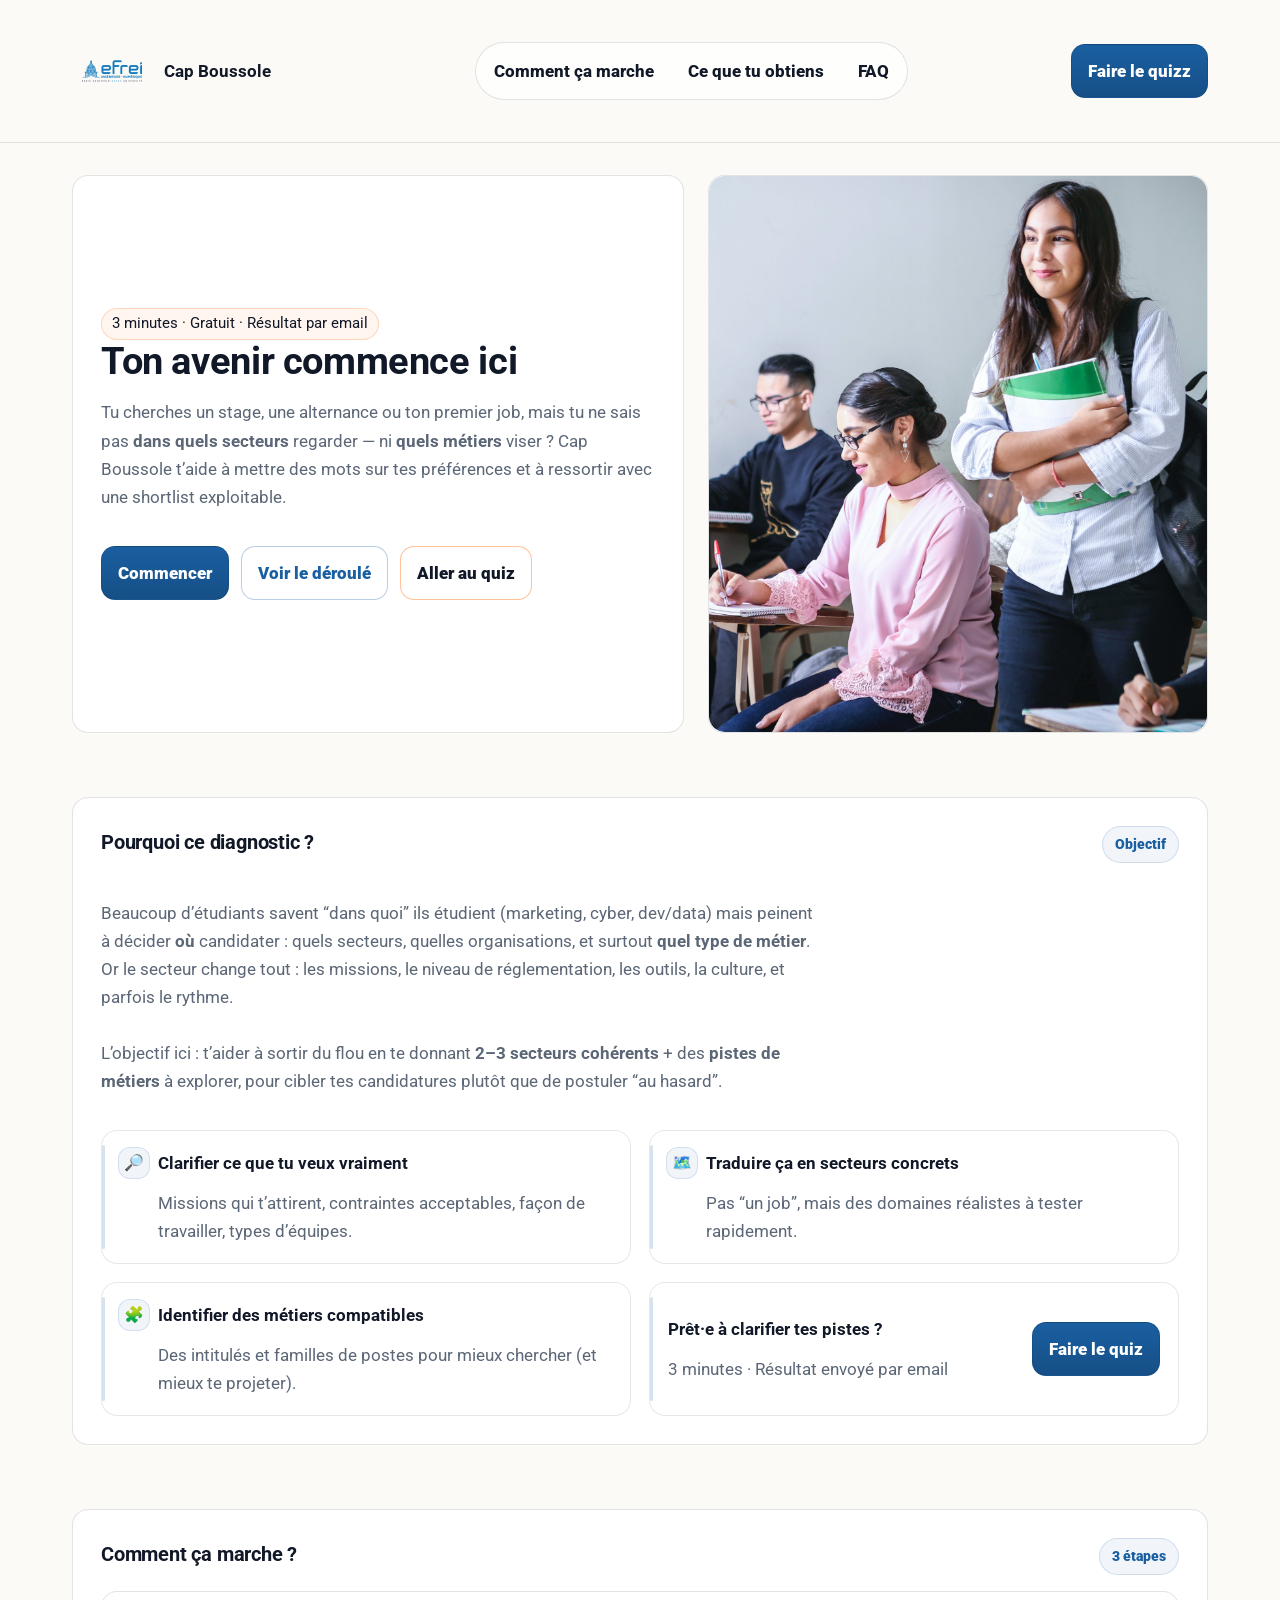
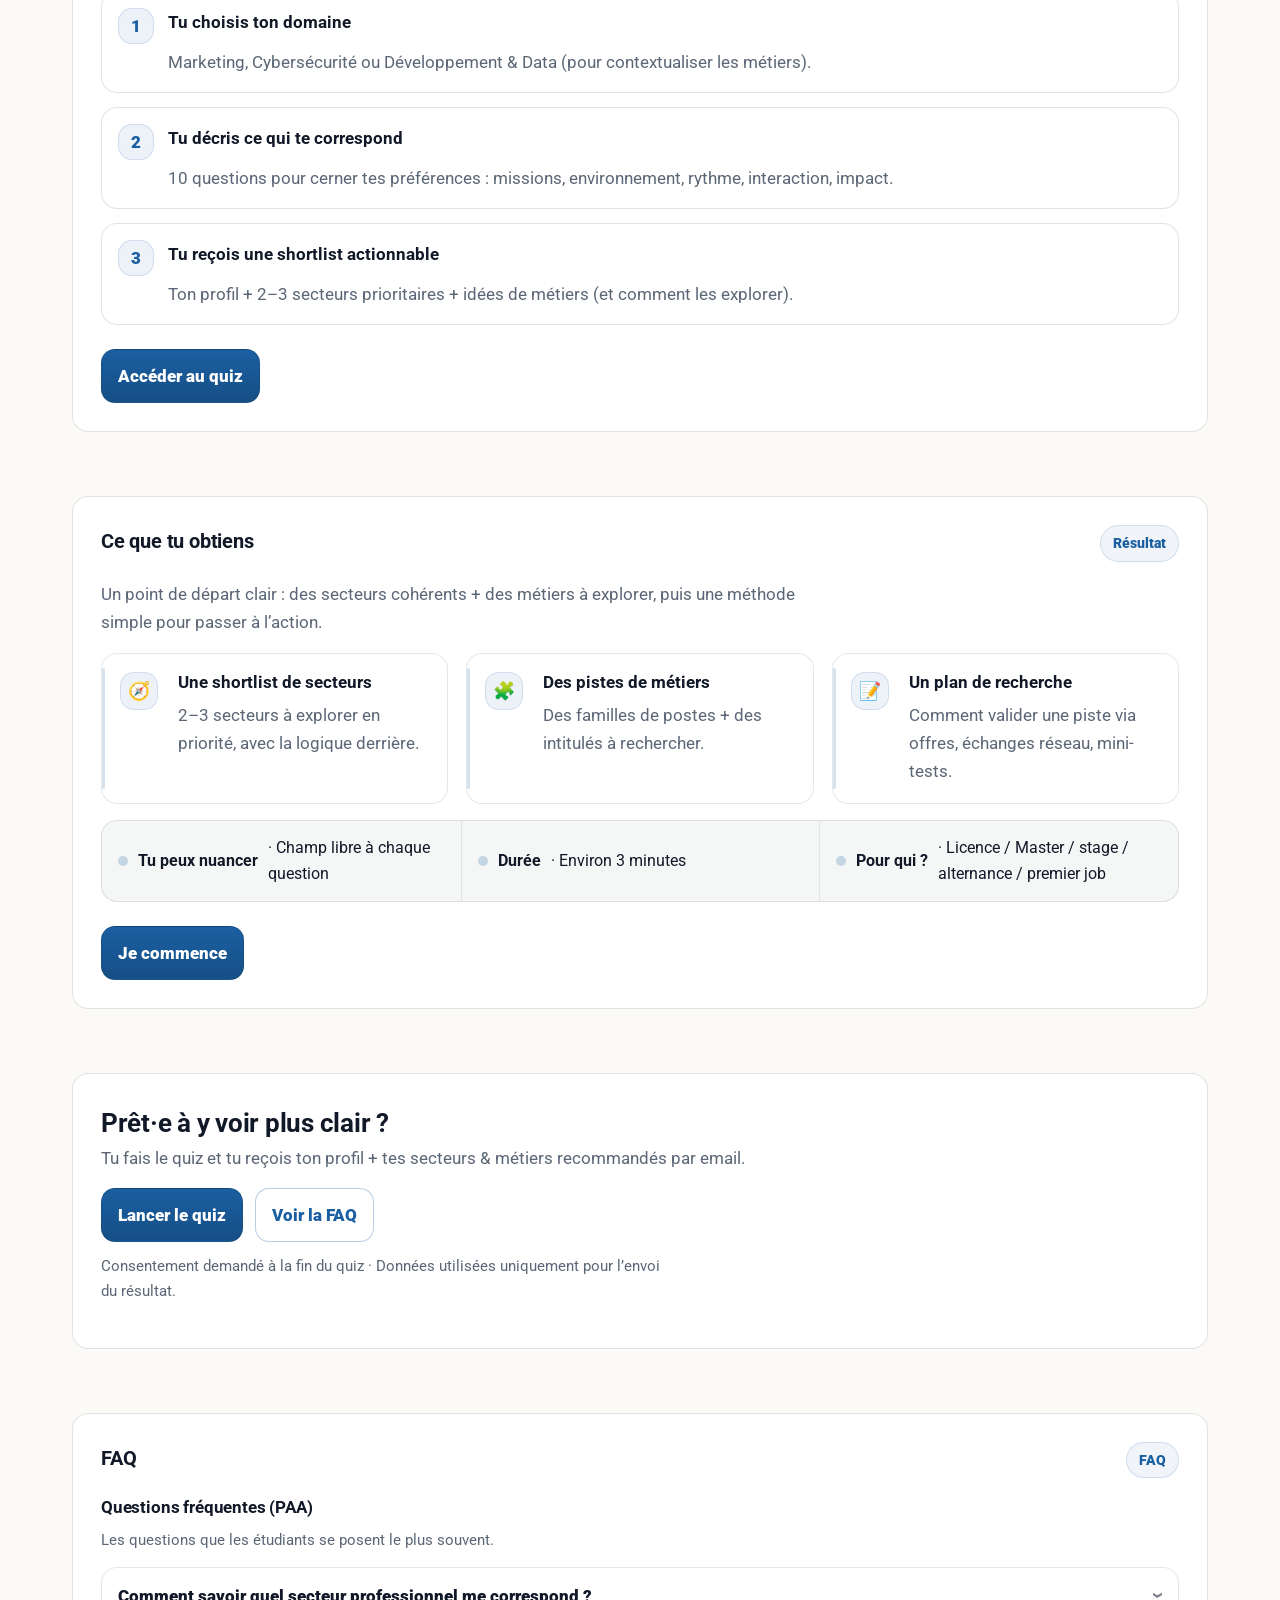
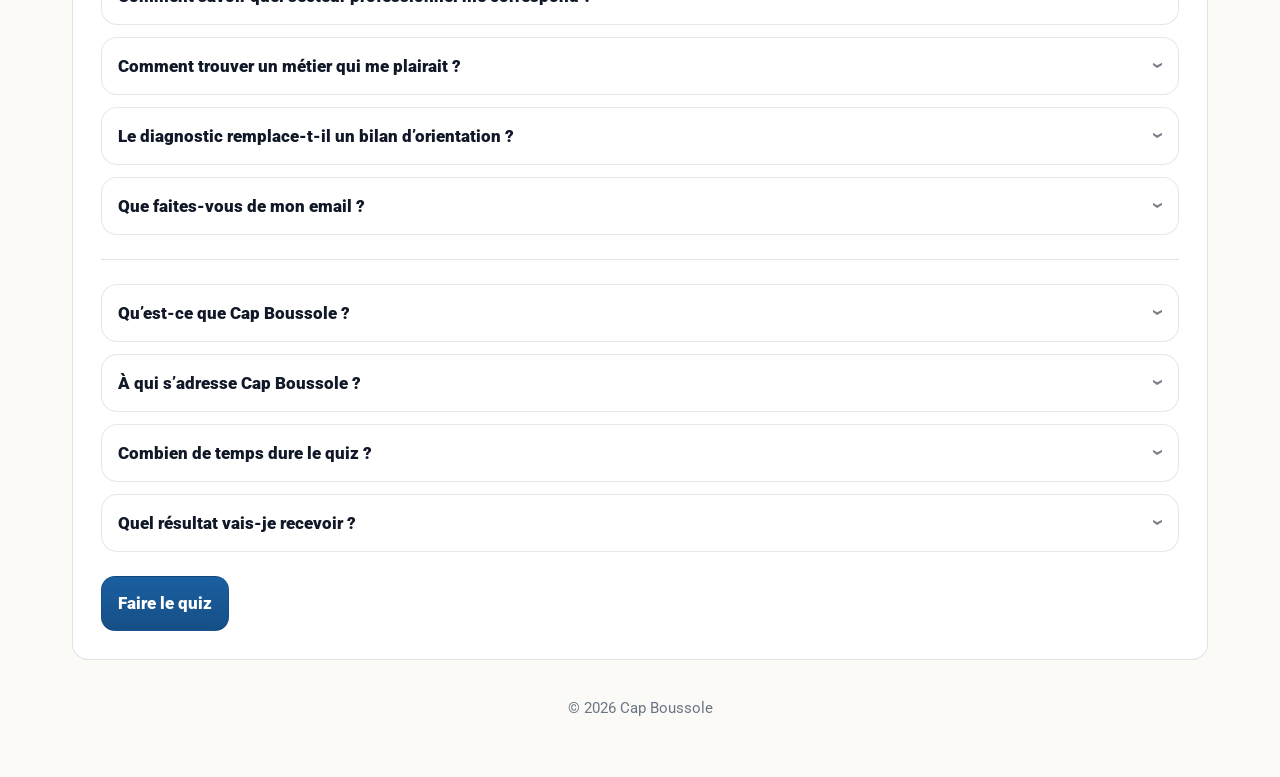
<file: index.html>
<!doctype html>
<html lang="fr">

<head>
    <!-- Google Tag Manager -->
    <script>(function (w, d, s, l, i) {
            w[l] = w[l] || []; w[l].push({
                'gtm.start':
                    new Date().getTime(), event: 'gtm.js'
            }); var f = d.getElementsByTagName(s)[0],
                j = d.createElement(s), dl = l != 'dataLayer' ? '&l=' + l : ''; j.async = true; j.src =
                    'https://www.googletagmanager.com/gtm.js?id=' + i + dl; f.parentNode.insertBefore(j, f);
        })(window, document, 'script', 'dataLayer', 'GTM-59BCHDLN');</script>
    <!-- End Google Tag Manager -->
    <meta charset="utf-8" />
    <meta name="viewport" content="width=device-width, initial-scale=1" />
    <title>Cap Boussole — Révèle ta voie professionnelle</title>
    <meta name="description" content="Mini-diagnostic en 3 minutes pour clarifier tes secteurs cibles et découvrir des métiers qui pourraient te plaire (Marketing, Cyber, Dev/Data). Résultat envoyé par email." />
    <link rel="preconnect" href="https://fonts.googleapis.com">
    <link rel="preconnect" href="https://fonts.gstatic.com" crossorigin>
    <link href="https://fonts.googleapis.com/css2?family=Roboto:wght@400;700;900&display=swap" rel="stylesheet">
    <link rel="stylesheet" href="./style.css" />
    <link rel="icon" type="image/png" sizes="32x32" href="efrei-favicon.svg">
    <link rel="apple-touch-icon" href="efrei-favicon.svg">

    <!-- (Optionnel mais recommandé) : JSON-LD FAQ (PAA + GEO) -->
    <script type="application/ld+json">
    {
      "@context":"https://schema.org",
      "@type":"FAQPage",
      "mainEntity":[
        {
          "@type":"Question",
          "name":"Comment savoir quel secteur professionnel me correspond ?",
          "acceptedAnswer":{"@type":"Answer","text":"Pars de tes préférences (missions, environnement, rythme, interaction) puis relie-les à des secteurs concrets. Cap Boussole propose une shortlist de 2–3 secteurs et des pistes de métiers à explorer à partir de 10 questions et d’un champ libre."}
        },
        {
          "@type":"Question",
          "name":"Comment trouver un métier qui me plairait ?",
          "acceptedAnswer":{"@type":"Answer","text":"Un intitulé ne suffit pas : il faut comprendre les missions, le quotidien et le contexte. Le résultat te donne des familles de métiers cohérentes avec tes réponses, ainsi que des intitulés à rechercher pour mieux explorer des offres."}
        },
        {
          "@type":"Question",
          "name":"Le diagnostic remplace-t-il un bilan d’orientation ?",
          "acceptedAnswer":{"@type":"Answer","text":"Non. C’est un point de départ rapide pour prioriser quelques secteurs et métiers, puis les valider via des offres, des échanges réseau et des mini-tests (projets, assos, cours, etc.)."}
        },
        {
          "@type":"Question",
          "name":"Que faites-vous de mon email ?",
          "acceptedAnswer":{"@type":"Answer","text":"Ton email sert à t’envoyer le résultat. Le consentement est demandé à la fin du quiz et tu peux demander la suppression."}
        },
        {
          "@type":"Question",
          "name":"Qu’est-ce que Cap Boussole ?",
          "acceptedAnswer":{"@type":"Answer","text":"Cap Boussole est un mini-diagnostic pour aider les étudiants à clarifier leurs secteurs cibles et identifier des métiers compatibles. L’utilisateur choisit un domaine, répond à 10 questions, puis reçoit par email une shortlist de secteurs et des pistes de métiers à explorer."}
        },
        {
          "@type":"Question",
          "name":"À qui s’adresse Cap Boussole ?",
          "acceptedAnswer":{"@type":"Answer","text":"Aux étudiants (Licence, Master) qui cherchent un stage, une alternance ou un premier job, et qui veulent cibler des secteurs et des métiers plus précisément."}
        },
        {
          "@type":"Question",
          "name":"Combien de temps dure le diagnostic ?",
          "acceptedAnswer":{"@type":"Answer","text":"Environ 3 minutes pour répondre aux 10 questions (avec possibilité de nuance via un champ libre)."}
        },
        {
          "@type":"Question",
          "name":"Quel est le résultat que je reçois ?",
          "acceptedAnswer":{"@type":"Answer","text":"Une synthèse envoyée par email : ton profil, 2–3 secteurs prioritaires, des pistes de métiers (familles + intitulés) et une méthode simple pour valider rapidement une piste."}
        }
      ]
    }
  </script>
</head>
<!-- Google tag (gtag.js) -->
<script async src="https://www.googletagmanager.com/gtag/js?id=G-5BJDN5KBPV"></script>
<script>
    window.dataLayer = window.dataLayer || [];
    function gtag() { dataLayer.push(arguments); }
    gtag('js', new Date());

    gtag('config', 'G-5BJDN5KBPV');
</script>

<body>
    <!-- Google Tag Manager (noscript) -->
    <noscript><iframe src="https://www.googletagmanager.com/ns.html?id=GTM-59BCHDLN" height="0" width="0" style="display:none;visibility:hidden"></iframe></noscript>
    <!-- End Google Tag Manager (noscript) -->
    <header class="sticky">
        <div class="wrap">
            <div class="nav" aria-label="Navigation principale">
                <div class="brand-mini">
                    <img src="Logo efrei.png" alt="Logo Efrei" class="logo-img">
                    <div>
                        <strong>Cap Boussole</strong><br />
                    </div>
                </div>

                <nav class="navlinks" aria-label="Ancres">
                    <a href="#comment">Comment ça marche</a>
                    <a href="#benefices">Ce que tu obtiens</a>
                    <a href="#faq">FAQ</a>
                </nav>

                <a class="btn" href="#cta-principal" data-cta="header">Faire le quizz</a>
            </div>
        </div>
    </header>

    <main class="wrap">
        <!-- HERO -->
        <section class="hero grid grid-2" id="hero">
            <div class="card white">
                <span class="pill accent">3 minutes · Gratuit · Résultat par email</span>

                <h1>Ton avenir commence ici</h1>

                <p class="muted">
                    Tu cherches un stage, une alternance ou ton premier job, mais tu ne sais pas <strong>dans quels secteurs</strong>
                    regarder — ni <strong>quels métiers</strong> viser ?
                    Cap Boussole t’aide à mettre des mots sur tes préférences et à ressortir avec une shortlist exploitable.
                </p>

                <div class="hero actions">
                    <a class="btn" href="#cta-principal" data-cta="hero">Commencer</a>
                    <a class="btn secondary" href="#comment" data-cta="hero-secondary">Voir le déroulé</a>
                    <a class="btn accent" href="./quiz.html" data-cta="hero-direct" rel="nofollow">Aller au quiz</a>
                </div>
            </div>

            <!-- Image réelle à droite -->
            <div class="photo-slot">
                <img src="cfa.jpg" alt="Étudiants en discussion sur leur orientation professionnelle" style="width:100%; height:100%; object-fit:cover; border-radius:16px;" />
            </div>
        </section>

        <!-- POURQUOI -->
        <section class="mt-24" id="pourquoi">
            <div class="card">
                <div class="section-head">
                    <h2>Pourquoi ce diagnostic ?</h2>
                    <span class="tag">Objectif</span>
                </div>

                <p class="muted mt-12">
                    Beaucoup d’étudiants savent “dans quoi” ils étudient (marketing, cyber, dev/data) mais peinent à décider
                    <strong>où</strong> candidater : quels secteurs, quelles organisations, et surtout <strong>quel type de métier</strong>.
                    Or le secteur change tout : les missions, le niveau de réglementation, les outils, la culture, et parfois le rythme.
                    <br /><br />
                    L’objectif ici : t’aider à sortir du flou en te donnant <strong>2–3 secteurs cohérents</strong> + des
                    <strong>pistes de métiers</strong> à explorer, pour cibler tes candidatures plutôt que de postuler “au hasard”.
                </p>

                <div class="cards">
                    <div class="mini">
                        <strong>Clarifier ce que tu veux vraiment</strong>
                        <div class="muted mt-8">Missions qui t’attirent, contraintes acceptables, façon de travailler, types d’équipes.</div>
                    </div>
                    <div class="mini">
                        <strong>Traduire ça en secteurs concrets</strong>
                        <div class="muted mt-8">Pas “un job”, mais des domaines réalistes à tester rapidement.</div>
                    </div>
                    <div class="mini">
                        <strong>Identifier des métiers compatibles</strong>
                        <div class="muted mt-8">Des intitulés et familles de postes pour mieux chercher (et mieux te projeter).</div>
                    </div>
                </div>

                <div class="why-cta">
                    <div>
                        <strong>Prêt·e à clarifier tes pistes ?</strong>
                        <div class="muted mt-8">3 minutes · Résultat envoyé par email</div>
                    </div>
                    <a class="btn" href="#cta-principal" data-cta="why">Faire le quiz</a>
                </div>
            </div>
        </section>

        <!-- COMMENT -->
        <section class="mt-24" id="comment">
            <div class="card">
                <div class="section-head">
                    <h2>Comment ça marche ?</h2>
                    <span class="tag">3 étapes</span>
                </div>

                <div class="steps">
                    <div class="step">
                        <div class="badge">1</div>
                        <div>
                            <strong>Tu choisis ton domaine</strong>
                            <div class="muted mt-8">Marketing, Cybersécurité ou Développement & Data (pour contextualiser les métiers).</div>
                        </div>
                    </div>
                    <div class="step">
                        <div class="badge">2</div>
                        <div>
                            <strong>Tu décris ce qui te correspond</strong>
                            <div class="muted mt-8">10 questions pour cerner tes préférences : missions, environnement, rythme, interaction, impact.</div>
                        </div>
                    </div>
                    <div class="step">
                        <div class="badge">3</div>
                        <div>
                            <strong>Tu reçois une shortlist actionnable</strong>
                            <div class="muted mt-8">Ton profil + 2–3 secteurs prioritaires + idées de métiers (et comment les explorer).</div>
                        </div>
                    </div>
                </div>

                <div class="mt-16">
                    <a class="btn" href="#cta-principal" data-cta="how">Accéder au quiz</a>
                </div>
            </div>
        </section>

        <!-- BENEFICES -->
        <section class="mt-24" id="benefices">
            <div class="card">
                <div class="section-head">
                    <h2>Ce que tu obtiens</h2>
                    <span class="tag">Résultat</span>
                </div>

                <p class="muted mt-12">
                    Un point de départ clair : des secteurs cohérents + des métiers à explorer,
                    puis une méthode simple pour passer à l’action.
                </p>

                <!-- 3 bénéfices principaux -->
                <div class="benefits-grid">
                    <div class="benefit">
                        <div class="benefit-ico" aria-hidden="true">🧭</div>
                        <div>
                            <strong>Une shortlist de secteurs</strong>
                            <div class="muted mt-8">2–3 secteurs à explorer en priorité, avec la logique derrière.</div>
                        </div>
                    </div>

                    <div class="benefit">
                        <div class="benefit-ico" aria-hidden="true">🧩</div>
                        <div>
                            <strong>Des pistes de métiers</strong>
                            <div class="muted mt-8">Des familles de postes + des intitulés à rechercher.</div>
                        </div>
                    </div>

                    <div class="benefit">
                        <div class="benefit-ico" aria-hidden="true">📝</div>
                        <div>
                            <strong>Un plan de recherche</strong>
                            <div class="muted mt-8">Comment valider une piste via offres, échanges réseau, mini-tests.</div>
                        </div>
                    </div>
                </div>

                <!-- Détails -->
                <div class="benefits-meta">
                    <div class="meta-item"><span class="meta-dot" aria-hidden="true"></span><strong>Tu peux nuancer</strong> · Champ libre à chaque question</div>
                    <div class="meta-item"><span class="meta-dot" aria-hidden="true"></span><strong>Durée</strong> · Environ 3 minutes</div>
                    <div class="meta-item"><span class="meta-dot" aria-hidden="true"></span><strong>Pour qui ?</strong> · Licence / Master / stage / alternance / premier job</div>
                </div>

                <div class="mt-16">
                    <a class="btn" href="#cta-principal" data-cta="benefits">Je commence</a>
                </div>
            </div>
        </section>

        <!-- CTA PRINCIPAL -->
        <section class="mt-24" id="cta-principal">
            <div class="cta">
                <h2>Prêt·e à y voir plus clair ?</h2>
                <div class="muted">Tu fais le quiz et tu reçois ton profil + tes secteurs & métiers recommandés par email.</div>

                <div class="actions">
                    <a class="btn" href="./quiz.html" data-cta="main" rel="nofollow">Lancer le quiz</a>
                    <a class="btn secondary" href="#faq" data-cta="main-faq">Voir la FAQ</a>
                </div>

                <p class="muted small" style="margin-top:12px;">
                    Consentement demandé à la fin du quiz · Données utilisées uniquement pour l’envoi du résultat.
                </p>
            </div>
        </section>

        <!-- FAQ = PAA + GEO (dans la FAQ) -->
        <section class="mt-24" id="faq">
            <div class="card faq">
                <div class="section-head">
                    <h2>FAQ</h2>
                    <span class="tag">FAQ</span>
                </div>

                <!-- Sous-section PAA -->
                <div class="faq-subhead">
                    <h3>Questions fréquentes (PAA)</h3>
                    <p class="muted small">Les questions que les étudiants se posent le plus souvent.</p>
                </div>

                <div class="stack">
                    <details data-faq="paa-1">
                        <summary>Comment savoir quel secteur professionnel me correspond ?</summary>
                        <div class="ans">
                            En partant de tes préférences (missions, environnement, rythme, niveau d’interaction) puis en les reliant à des
                            secteurs concrets. Cap Boussole te propose une shortlist de secteurs et des pistes de métiers à explorer, à partir
                            de 10 questions + un champ libre.
                        </div>
                    </details>

                    <details data-faq="paa-2">
                        <summary>Comment trouver un métier qui me plairait ?</summary>
                        <div class="ans">
                            Un intitulé ne suffit pas : il faut comprendre le type de missions, le quotidien, et le contexte.
                            Le résultat te donne des familles de métiers cohérentes avec tes réponses, pour te projeter et mieux chercher des
                            offres (stage/alternance/premier job).
                        </div>
                    </details>

                    <details data-faq="paa-3">
                        <summary>Le diagnostic remplace-t-il un bilan d’orientation ?</summary>
                        <div class="ans">
                            Non : c’est un point de départ rapide. Il sert à prioriser quelques secteurs et métiers, puis à les valider via
                            de la lecture d’offres, des échanges réseau, ou de petites expérimentations (projets, assos, cours, etc.).
                        </div>
                    </details>

                    <details data-faq="paa-4">
                        <summary>Que faites-vous de mon email ?</summary>
                        <div class="ans">
                            Il sert à t’envoyer le résultat. Le consentement est demandé à la fin du quiz, et tu peux demander la suppression.
                        </div>
                    </details>
                </div>

                <hr class="sep" />

                <div class="stack">
                    <details data-faq="geo-1">
                        <summary>Qu’est-ce que Cap Boussole ?</summary>
                        <div class="ans">
                            Cap Boussole est un mini-diagnostic destiné aux étudiants pour clarifier leurs secteurs cibles et identifier des
                            métiers compatibles. L’utilisateur choisit un domaine (Marketing, Cybersécurité, Dév/Data), répond à 10 questions
                            (options + champ libre), puis reçoit par email une synthèse : profil, 2–3 secteurs prioritaires et pistes de métiers.
                        </div>
                    </details>

                    <details data-faq="geo-2">
                        <summary>À qui s’adresse Cap Boussole ?</summary>
                        <div class="ans">
                            Aux étudiants (Licence / Master) qui cherchent un stage, une alternance ou un premier job, et qui veulent mieux cibler
                            les secteurs et les métiers à explorer.
                        </div>
                    </details>

                    <details data-faq="geo-3">
                        <summary>Combien de temps dure le quiz ?</summary>
                        <div class="ans">
                            Environ 3 minutes : 10 questions, avec la possibilité de nuancer via un champ libre si aucune option ne correspond.
                        </div>
                    </details>

                    <details data-faq="geo-4">
                        <summary>Quel résultat vais-je recevoir ?</summary>
                        <div class="ans">
                            Une synthèse envoyée par email : ton profil, une shortlist de 2–3 secteurs prioritaires, des pistes de métiers
                            (familles + intitulés) et une méthode simple pour valider rapidement une piste.
                        </div>
                    </details>
                </div>

                <div class="mt-16">
                    <a class="btn" href="#cta-principal" data-cta="faq-cta">Faire le quiz</a>
                </div>
            </div>
        </section>

        <footer>
            © <span id="year"></span> Cap Boussole
        </footer>
    </main>

    <script>
        document.getElementById("year").textContent = new Date().getFullYear();

        // (optionnel) push events pour GA4 / GTM
        window.dataLayer = window.dataLayer || [];
        const pushEvent = (eventName, params = {}) => window.dataLayer.push({ event: eventName, ...params });

        document.querySelectorAll("[data-cta]").forEach(el => {
            el.addEventListener("click", () => {
                pushEvent("clic_bouton_principal", {
                    cta_location: el.getAttribute("data-cta"),
                    cta_target: el.getAttribute("href") || ""
                });
            });
        });
    </script>
</body>

</html>
</file>
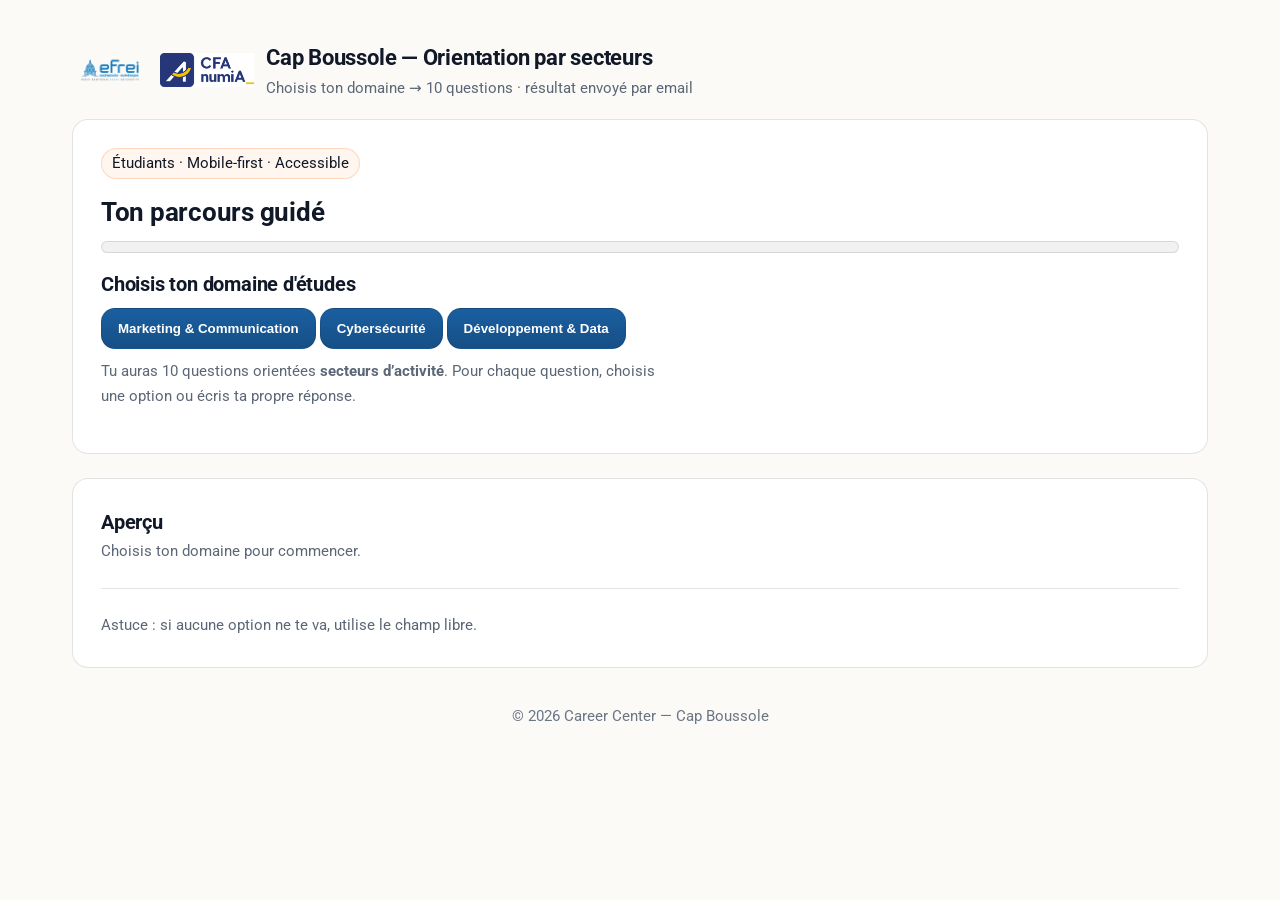
<file: quiz.html>
<!DOCTYPE html>
<html lang="fr">

<head>
    <!-- Google Tag Manager -->
    <script>(function (w, d, s, l, i) {
            w[l] = w[l] || []; w[l].push({
                'gtm.start':
                    new Date().getTime(), event: 'gtm.js'
            }); var f = d.getElementsByTagName(s)[0],
                j = d.createElement(s), dl = l != 'dataLayer' ? '&l=' + l : ''; j.async = true; j.src =
                    'https://www.googletagmanager.com/gtm.js?id=' + i + dl; f.parentNode.insertBefore(j, f);
        })(window, document, 'script', 'dataLayer', 'GTM-59BCHDLN');</script>
    <!-- End Google Tag Manager -->
    <meta charset="utf-8" />
    <meta name="viewport" content="width=device-width, initial-scale=1" />
    <title>Cap Boussole — Quiz</title>
    <meta name="description" content="Choix du domaine → 10 questions (4 options + champ libre). Résultat envoyé par email." />

    <link rel="preconnect" href="https://fonts.googleapis.com">
    <link rel="preconnect" href="https://fonts.gstatic.com" crossorigin>
    <link href="https://fonts.googleapis.com/css2?family=Roboto:wght@400;700;900&display=swap" rel="stylesheet">
    <link rel="stylesheet" href="./style.css" />
</head>
<!-- Google tag (gtag.js) -->
<script async src="https://www.googletagmanager.com/gtag/js?id=G-5BJDN5KBPV"></script>
<script>
    window.dataLayer = window.dataLayer || [];
    function gtag() { dataLayer.push(arguments); }
    gtag('js', new Date());

    gtag('config', 'G-5BJDN5KBPV');
</script>

<body>
    <!-- Google Tag Manager (noscript) -->
    <noscript><iframe src="https://www.googletagmanager.com/ns.html?id=GTM-59BCHDLN" height="0" width="0" style="display:none;visibility:hidden"></iframe></noscript>
    <!-- End Google Tag Manager (noscript) -->
    <div class="wrap">
        <header style="display:flex;align-items:center;gap:12px;padding:8px 0 18px">
            <div class="brand" aria-label="Efrei & CFA">
                <img class="brand-logo" src="Logo efrei.png" alt="Logo Efrei" />
                <img class="brand-logo brand-logo--cfa" src="Logo cfa.png" alt="Logo CFA" />
            </div>
            <div>
                <h1 style="margin:0;font-size:1.35rem;">Cap Boussole — Orientation par secteurs</h1>
                <div class="muted small">Choisis ton domaine → 10 questions · résultat envoyé par email</div>
            </div>
        </header>

        <main class="grid grid-quiz" id="app">
            <section class="card" id="panel">
                <div class="pill">Étudiants · Mobile-first · Accessible</div>
                <h2 style="margin:12px 0 8px">Ton parcours guidé</h2>

                <div class="progress" aria-label="Progression">
                    <div class="bar" id="progressBar" aria-hidden="true"></div>
                </div>

                <!-- 1) Choix du domaine -->
                <div id="view-domain" class="view" role="region" aria-labelledby="domainTitle">
                    <h3 id="domainTitle" style="margin:16px 0 6px">Choisis ton domaine d'études</h3>
                    <div class="sectors" role="group" aria-label="Domaines">
                        <button class="btn" data-domain="mkt">Marketing & Communication</button>
                        <button class="btn" data-domain="cyber">Cybersécurité</button>
                        <button class="btn" data-domain="dev">Développement & Data</button>
                    </div>
                    <p class="muted small" style="margin-top:10px">
                        Tu auras 10 questions orientées <strong>secteurs d’activité</strong>.
                        Pour chaque question, choisis une option ou écris ta propre réponse.
                    </p>
                </div>

                <!-- 2) Quiz -->
                <form id="quizForm" class="view" hidden aria-labelledby="qTitle">
                    <h3 id="qTitle" class="sr-only">Questions du quiz</h3>
                    <div id="questions"></div>
                    <div class="small muted" id="freeHelp" style="margin-top:6px; display:none">
                        Réponse libre saisie — l'option n'est pas obligatoire.
                    </div>

                    <div class="quiz-nav">
                        <button type="button" class="btn secondary" id="prevBtn">Précédent</button>
                        <button type="button" class="btn" id="nextBtn">Continuer</button>
                    </div>
                </form>

                <!-- 3) Page contact -->
                <div id="view-contact" class="view" hidden aria-labelledby="contactTitle">
                    <h3 id="contactTitle">Dernière étape — on t’envoie ton profil par mail</h3>

                    <div class="row row2" style="margin-top:8px">
                        <input id="firstName" type="text" placeholder="Prénom" autocomplete="given-name" aria-label="Prénom">
                        <input id="lastName" type="text" placeholder="Nom" autocomplete="family-name" aria-label="Nom">
                    </div>

                    <div class="row row2" style="margin-top:8px">
                        <input id="className" type="text" placeholder="Classe (ex. L3, M1)" autocomplete="off" aria-label="Classe">
                        <input id="studentEmail" type="email" placeholder="Email étudiant" autocomplete="email" aria-label="Email">
                    </div>

                    <div class="row" style="margin-top:8px">
                        <input id="city" type="text" placeholder="Ville" autocomplete="address-level2" aria-label="Ville">
                    </div>

                    <label class="small" style="display:flex; gap:10px; margin-top:10px; align-items:flex-start;">
                        <input id="consent" type="checkbox" aria-describedby="consentDesc">
                        <span>J’accepte l’envoi de mes réponses au Career Center (Make → Airtable). Je peux demander la suppression à
                            tout moment.</span>
                    </label>
                    <div id="consentDesc" class="sr-only">Consentement RGPD</div>

                    <div class="contact-actions">
                        <button class="btn" id="sendBtn">Envoyer ma demande</button>
                        <button class="btn secondary" id="restartBtn" type="button">Recommencer</button>
                    </div>

                    <p class="muted small" style="margin-top:10px">
                        Tu recevras ton <strong>profil</strong> et des <strong>secteurs</strong> correspondants.
                    </p>
                </div>

                <!-- 4) Écran d'attente -->
                <div id="view-wait" class="view" hidden aria-live="polite">
                    <div class="wait">
                        <div class="ring" aria-hidden="true"></div>
                        <h3 id="waitTitle">Nous préparons ton email…</h3>

                        <div class="timeline small" aria-label="Étapes d'envoi">
                            <div class="step done" id="st1"><span class="dot"></span> Demande envoyée</div>
                            <div class="step active" id="st2"><span class="dot"></span> Analyse de tes réponses</div>
                            <div class="step" id="st3"><span class="dot"></span> Génération de ton profil</div>
                            <div class="step" id="st4"><span class="dot"></span> Envoi à ta boîte mail</div>
                        </div>

                        <!-- ✅ Message final (PAS le JSON brut) -->
                        <div id="sendResult" class="small" style="margin-top:12px; display:none;"></div>

                        <div class="small muted" id="tipLine">Tu peux fermer la page après réception du mail.</div>
                        <button class="btn secondary" id="backHome" type="button">Retour à l’accueil</button>
                    </div>
                </div>
            </section>

            <aside class="card" aria-live="polite">
                <h3 style="margin-top:0;">Aperçu</h3>
                <div class="small muted" id="liveHint">Choisis ton domaine pour commencer.</div>
                <div id="liveScores" class="small" style="margin-top:8px"></div>
                <hr class="sep" />
                <div class="small muted">Astuce : si aucune option ne te va, utilise le champ libre.</div>
            </aside>
        </main>

        <footer>© <span id="year"></span> Career Center — Cap Boussole</footer>
    </div>

    <script>
        const $ = (q) => document.querySelector(q);
        const $$ = (q) => document.querySelectorAll(q);

        // ➜ REMPLACE ici par l'URL de ton webhook Make
        const WEBHOOK_URL = "https://hook.eu2.make.com/dcsxai9h4oip7sx1gm7e675wlenvv0mk";

        const DOMAIN_QUESTIONS = {
            mkt: [
                { t: "Les univers qui t’attirent :", k: "mkt_sectors_1", opts: ["E-commerce / Retail", "Luxe / Mode / Beauté", "Sport / Divertissement", "Tech B2B / SaaS"] },
                { t: "Autres secteurs possibles :", k: "mkt_sectors_2", opts: ["Santé / Medtech", "Énergie / Green", "ONG / Public", "Tourisme / Événementiel"] },
                { t: "Types de marques que tu veux servir :", k: "mkt_brand_type", opts: ["Grand public", "Premium / Luxe", "Start-up", "Institutions"] },
                { t: "Ta force pour ces secteurs :", k: "mkt_strength", opts: ["Storytelling / Contenu", "Influence / Social", "Acquisition / Ads", "Études / Data marketing"] },
                { t: "Style de campagnes préféré :", k: "mkt_campaign", opts: ["Buzz créatif", "Toujours-on social", "Performance / ROI", "Brand content éducatif"] },
                { t: "Où veux-tu apprendre :", k: "mkt_where", opts: ["Agence", "Annonceur", "Association", "Freelance / Projet perso"] },
                { t: "Contexte d’équipe :", k: "mkt_team", opts: ["Petite équipe polyvalente", "Équipe spécialisée", "Réseau d’ambassadeurs", "Communauté / Asso"] },
                { t: "Indicateurs qui comptent :", k: "mkt_kpi", opts: ["Engagement", "Conversion", "Notoriété", "Satisfaction"] },
                { t: "Canal prioritaire selon secteurs :", k: "mkt_channel", opts: ["TikTok/IG (B2C)", "LinkedIn (B2B)", "Email/CRM", "Partenariats/Events"] },
                { t: "Rythme de travail visé :", k: "mkt_rhythm", opts: ["Sprints créa", "Perf quotidienne", "Calendrier campagnes", "Mix flexible"] },
            ],
            cyber: [
                { t: "Les secteurs qui t’intéressent :", k: "cyber_sectors_1", opts: ["Finance / Banque", "Santé / Hôpital", "Public / Collectivités", "Cloud / SaaS"] },
                { t: "Autres environnements possibles :", k: "cyber_sectors_2", opts: ["Industrie / OT", "Conseil / ESN", "Retail / E-commerce", "Énergie / Green"] },
                { t: "Type de mission préférée :", k: "cyber_mission", opts: ["Blue Team (défense)", "Red Team (offensif)", "Gouvernance / Conformité", "SecOps / Cloud"] },
                { t: "Contrainte majeure à gérer :", k: "cyber_constraint", opts: ["Données sensibles", "Dispositif multi-sites", "Legacy / OT", "Cloud multi-comptes"] },
                { t: "Livrable où tu veux progresser :", k: "cyber_output", opts: ["Playbooks IR", "Rapports pentest", "Politiques / ISO", "Terraform / IaC"] },
                { t: "Outils utiles selon secteur :", k: "cyber_tools", opts: ["SIEM / EDR", "Burp / Kali", "GRC / Risk", "AWS/Azure Sec"] },
                { t: "Culture d’équipe :", k: "cyber_team", opts: ["SOC 24/7", "Consulting mission", "DSI interne", "Scale-up cloud"] },
                { t: "Sensibilité réglementaire :", k: "cyber_reg", opts: ["Banque (DORA)", "Santé (HDS)", "Public (PGSSI-S)", "RGPD / ISO"] },
                { t: "Surface à protéger :", k: "cyber_surface", opts: ["Postes & mobiles", "Applications web", "Infra cloud", "Réseaux / OT"] },
                { t: "Appétence veille :", k: "cyber_watch", opts: ["CERT & IOC", "Ransomware", "IAM / Zero-Trust", "Kubernetes sec"] },
            ],
            dev: [
                { t: "Les secteurs qui t’attirent :", k: "dev_sectors_1", opts: ["Fintech", "Healthtech", "Retail / E-commerce", "Jeu vidéo / Media"] },
                { t: "Autres univers :", k: "dev_sectors_2", opts: ["IA / Data", "Green / Énergie", "SaaS B2B", "Smart City / IOT"] },
                { t: "Rôle starter :", k: "dev_role", opts: ["Front-end", "Back-end", "Data / BI", "Ops / Cloud"] },
                { t: "Type de produit à construire :", k: "dev_product", opts: ["Appli grand public", "Outil B2B", "Plateforme data", "API externes"] },
                { t: "Contraintes sectorielles :", k: "dev_constraints", opts: ["Sécurité forte", "Scalabilité", "Temps réel", "Interop / Legacy"] },
                { t: "DB / Données selon secteur :", k: "dev_db", opts: ["PostgreSQL", "NoSQL", "Data warehouse", "Graph / Time-series"] },
                { t: "Déploiement cible :", k: "dev_deploy", opts: ["Store / Web public", "Cloud PaaS", "On-prem / hybrid", "Edge / IOT"] },
                { t: "Qualité à prioriser :", k: "dev_quality", opts: ["Tests", "Perf", "Observabilité", "DX / Docs"] },
                { t: "Collaboration", k: "dev_team", opts: ["Produit / Design", "Data / Analytics", "Ops / Sec", "Métiers / Clients"] },
                { t: "Apprentissage préféré :", k: "dev_learn", opts: ["Projets ouverts", "Docs officielles", "Katas / Exos", "Mentorat / Pair"] },
            ]
        };

        let state = { domain: null, idx: 0, answers: [] };

        const progress = () => {
            const total = 10;
            const pct = Math.round((state.idx / total) * 100);
            $('#progressBar').style.width = pct + '%';
        };

        const show = sel => {
            $$('.view').forEach(v => v.hidden = true);
            $(sel).hidden = false;
        };

        const updateLive = () => {
            const d = state.domain;
            if (!d) { $('#liveScores').innerHTML = ''; return; }
            $('#liveScores').innerHTML =
                `<div>Domaine : <strong>${d === 'mkt' ? 'Marketing & Com' : d === 'cyber' ? 'Cybersécurité' : 'Dév & Data'
                }</strong></div><div>Étape : ${Math.min(state.idx + 1, 10)}/10</div>`;
        };

        const renderQuestion = () => {
            const bank = DOMAIN_QUESTIONS[state.domain];
            const q = bank[state.idx];

            const wrap = document.createElement('div');
            wrap.className = 'q';

            const h = document.createElement('h4');
            h.textContent = `${state.idx + 1}/10 · ${q.t}`;
            wrap.appendChild(h);

            const optBox = document.createElement('div');
            optBox.className = 'opt';
            optBox.setAttribute('role', 'radiogroup');
            optBox.setAttribute('aria-label', 'Choix');

            q.opts.forEach((label, i) => {
                const id = `q${state.idx}_${i}`;
                const lab = document.createElement('label');
                lab.setAttribute('for', id);

                const r = document.createElement('input');
                r.type = 'radio';
                r.name = q.k;
                r.id = id;
                r.value = i;

                const span = document.createElement('span');
                span.textContent = label;

                lab.appendChild(r);
                lab.appendChild(span);
                optBox.appendChild(lab);
            });

            const free = document.createElement('div');
            free.style.marginTop = '6px';

            const toggle = document.createElement('button');
            toggle.type = 'button';
            toggle.className = 'free-toggle';
            toggle.textContent = 'Aucune option ne me convient — je précise';

            const ta = document.createElement('textarea');
            ta.placeholder = 'Réponse libre (secteur, type d’entreprise, projet, exemple…)';
            ta.style.display = 'none';
            ta.setAttribute('aria-label', 'Réponse libre');

            toggle.addEventListener('click', () => {
                ta.style.display = (ta.style.display === 'none') ? 'block' : 'none';
                $('#freeHelp').style.display = ta.style.display;
            });

            free.appendChild(toggle);
            free.appendChild(ta);

            $('#questions').innerHTML = '';
            $('#questions').appendChild(wrap);
            $('#questions').appendChild(optBox);
            $('#questions').appendChild(free);

            const prev = state.answers[state.idx];
            if (prev) {
                if (typeof prev.choice === 'number') {
                    const r = document.querySelector(`input[name="${q.k}"][value="${prev.choice}"]`);
                    if (r) r.checked = true;
                }
                if (prev.freeText) {
                    ta.style.display = 'block';
                    ta.value = prev.freeText;
                    $('#freeHelp').style.display = 'block';
                }
            }

            $('#prevBtn').disabled = state.idx === 0;
            $('#nextBtn').textContent = state.idx === 9 ? 'Terminer' : 'Continuer';

            progress();
            updateLive();
            window.scrollTo({ top: 0, behavior: 'smooth' });
        };

        const recordAnswer = () => {
            const bank = DOMAIN_QUESTIONS[state.domain];
            const q = bank[state.idx];

            const checked = document.querySelector(`input[name="${q.k}"]:checked`);
            const ta = $('#questions textarea');
            const freeText = ta ? ta.value.trim() : '';

            if (!checked && !freeText) {
                alert('Choisis une option ou écris ta réponse.');
                return false;
            }

            state.answers[state.idx] = {
                key: q.k,
                choice: checked ? parseInt(checked.value, 10) : null,
                choiceLabel: checked ? q.opts[parseInt(checked.value, 10)] : null,
                freeText
            };
            return true;
        };

        const next = () => {
            if (!recordAnswer()) return;
            if (state.idx < 9) { state.idx++; renderQuestion(); }
            else { show('#view-contact'); updateLive(); }
        };

        const prev = () => {
            if (state.idx === 0) return;
            state.idx--;
            renderQuestion();
        };

        // ✅ Webhook: lit le body sans afficher le JSON brut
        const sendToWebhook = async (payload) => {
            const res = await fetch(WEBHOOK_URL, {
                method: 'POST',
                headers: { 'Content-Type': 'application/json' },
                body: JSON.stringify(payload)
            });

            const rawText = await res.text(); // on lit UNE fois
            if (!res.ok) throw new Error('HTTP ' + res.status);

            // Si JSON → parse ; sinon → message texte
            try {
                return JSON.parse(rawText);
            } catch {
                return { ok: true, message: rawText };
            }
        };

        // Timeline (attente)
        let stage = 1;
        let timer = null;

        const renderTimelineStage = (s) => {
            const steps = ['#st1', '#st2', '#st3', '#st4'];
            steps.forEach((id, i) => {
                const el = $(id);
                el.classList.remove('active', 'done');
                if (i < s) el.classList.add('done');
                if (i === s) el.classList.add('active');
            });
        };

        const startFakeTimeline = () => {
            clearInterval(timer);
            stage = 1;
            renderTimelineStage(stage);

            timer = setInterval(() => {
                stage = Math.min(stage + 1, 3); // 1→2→3 (la vraie fin = 4)
                renderTimelineStage(stage);
                if (stage >= 3) clearInterval(timer);
            }, 2000);
        };

        // Events
        $$('#view-domain .btn').forEach(b => b.addEventListener('click', (e) => {
            state.domain = e.currentTarget.dataset.domain;
            state.idx = 0;
            state.answers = [];
            show('#quizForm');
            renderQuestion();
            $('#liveHint').textContent = 'Réponds au fur et à mesure — champ libre disponible.';
        }));

        $('#prevBtn').addEventListener('click', prev);
        $('#nextBtn').addEventListener('click', next);

        const resetApp = () => {
            state = { domain: null, idx: 0, answers: [] };
            show('#view-domain');
            $('#progressBar').style.width = '0%';
            $('#liveScores').innerHTML = '';
            $('#liveHint').textContent = 'Choisis ton domaine pour commencer.';
            clearInterval(timer);
            stage = 1;
            renderTimelineStage(stage);
            $('#sendResult').style.display = 'none';
            $('#sendResult').textContent = '';
            $('#waitTitle').textContent = 'Nous préparons ton email…';
            $('#tipLine').textContent = 'Tu peux fermer la page après réception du mail.';
        };

        $('#restartBtn').addEventListener('click', resetApp);
        $('#backHome').addEventListener('click', resetApp);

        $('#sendBtn').addEventListener('click', async (ev) => {
            ev.preventDefault();

            const email = $('#studentEmail').value.trim();
            const first = $('#firstName').value.trim();
            const last = $('#lastName').value.trim();
            const klass = $('#className').value.trim();
            const city = $('#city').value.trim();
            const consent = $('#consent').checked;

            if (!first || !last || !klass || !email || !city) {
                alert('Merci de remplir tous les champs, y compris la ville.');
                return;
            }
            if (!consent) {
                alert('Merci de cocher le consentement.');
                return;
            }

            const payload = {
                domain: state.domain,
                answers: state.answers,
                first, last, klass, city, email, consent,
                timestamp: new Date().toISOString(),
                source: 'cap-boussole-v7'
            };

            try {
                show('#view-wait');
                $('#sendResult').style.display = 'none';
                $('#sendResult').textContent = '';
                $('#waitTitle').textContent = 'Nous préparons ton email…';
                $('#tipLine').textContent = 'Tu peux fermer la page après réception du mail.';
                startFakeTimeline();

                const data = await sendToWebhook(payload);

                // ✅ fin réelle
                clearInterval(timer);
                renderTimelineStage(4);

                const msg = (data && typeof data === 'object' && data.message)
                    ? data.message
                    : "✅ C’est envoyé ! Ton mail est dans ta boîte mail. Merci et à bientôt 🙂";

                $('#waitTitle').textContent = "C’est envoyé ✅";
                $('#sendResult').style.display = 'block';
                $('#sendResult').textContent = msg; // ✅ affiche seulement le message (pas le JSON)
                $('#tipLine').textContent = 'Tu peux maintenant fermer la page.';
            } catch (e) {
                console.error(e);
                alert('Envoi impossible. Réessaie.');
                show('#view-contact');
            }
        });

        $('#year').textContent = new Date().getFullYear();
    </script>
</body>

</html>
</file>
<file: style.css>
/* =========================================================
   Cap Boussole — style.css (version complète)
   - Boxes améliorées (Pourquoi + Ce que tu obtiens)
   - CTA "Pourquoi" propre (why-cta) : plus de case pointillée
   - FAQ avec sous-sections PAA + GEO
========================================================= */

/* -------------------- Tokens -------------------- */
:root {
    --bg: #fbfaf7;
    --surface: #ffffff;
    --ink: #111827;
    --muted: #5b6676;

    --border: rgba(17, 24, 39, .12);

    --primary: #1A5FA1;
    --primary-2: #164f86;
    --accent: #FF6600;

    --radius: 16px;
    --radius-sm: 12px;

    --wrap: 1200px;
    --gutter: clamp(16px, 3vw, 32px);

    --focus: 0 0 0 4px rgba(26, 95, 161, .18);

    --soft: rgba(17, 24, 39, .04);
    --soft2: rgba(26, 95, 161, .06);
    --shadow: 0 10px 30px rgba(17, 24, 39, .06);
}

/* -------------------- Reset / Base -------------------- */
* {
    box-sizing: border-box;
}

html {
    scroll-behavior: smooth;
}

html,
body {
    height: 100%;
}

body {
    margin: 0;
    font-family: Roboto, system-ui, -apple-system, Segoe UI, Arial, sans-serif;
    font-size: 17px;
    line-height: 1.65;
    color: var(--ink);
    background: var(--bg);
    overflow-x: hidden;
}

img {
    max-width: 100%;
    display: block;
}

a {
    color: var(--primary);
    text-decoration: none;
    text-underline-offset: 4px;
}

a:hover {
    text-decoration: underline;
}

.small {
    font-size: .95rem;
}

.muted {
    color: var(--muted);
}

.wrap {
    max-width: var(--wrap);
    margin: 0 auto;
    padding: var(--gutter);
}

main.wrap {
    min-height: calc(100vh - 72px);
}

section {
    scroll-margin-top: 96px;
}

.mt-8 {
    margin-top: 12px;
}

.mt-12 {
    margin-top: 18px;
}

.mt-16 {
    margin-top: 24px;
}

.mt-24 {
    margin-top: clamp(28px, 5vw, 64px);
}

hr.sep {
    border: none;
    border-top: 1px solid var(--border);
    margin: 24px 0;
}

/* sécurité anti overflow */
.card,
.mini,
.step,
.cta,
.faq details,
p,
a,
summary,
.ans {
    overflow-wrap: anywhere;
    word-break: break-word;
}

/* -------------------- Header / Nav -------------------- */
header.sticky {
    position: sticky;
    top: 0;
    z-index: 50;
    background: rgba(251, 250, 247, .92);
    border-bottom: 1px solid var(--border);
    backdrop-filter: blur(10px);
}

.nav {
    display: flex;
    align-items: center;
    justify-content: space-between;
    gap: 14px;
    padding: 10px 0;
    min-height: 56px;
}

.brand-mini {
    display: flex;
    align-items: center;
    gap: 12px;
    min-width: 240px;
}

.logo-img {
    height: 40px;
    width: auto;
    display: block;
}

.navlinks {
    display: none;
    gap: 10px;
    padding: 6px;
    border-radius: 999px;
    border: 1px solid var(--border);
    background: rgba(255, 255, 255, .75);
}

.navlinks a {
    display: inline-flex;
    align-items: center;
    font-weight: 800;
    color: var(--ink);
    padding: 8px 12px;
    border-radius: 999px;
}

.navlinks a:hover {
    background: rgba(26, 95, 161, .08);
    text-decoration: none;
}

@media (min-width: 920px) {
    .navlinks {
        display: flex;
    }
}

/* -------------------- Typography -------------------- */
h1,
h2,
h3 {
    margin: 0;
    letter-spacing: -0.01em;
}

p {
    max-width: 72ch;
}

.section-head {
    display: flex;
    align-items: baseline;
    justify-content: space-between;
    gap: 12px;
}

.section-head h2 {
    font-size: clamp(1.2rem, 1.6vw, 1.55rem);
}

.section-head .tag {
    font-size: .86rem;
    font-weight: 900;
    color: var(--primary);
    padding: 6px 12px;
    border-radius: 999px;
    background: rgba(26, 95, 161, .06);
    border: 1px solid rgba(26, 95, 161, .16);
}

/* -------------------- Buttons -------------------- */
.btn {
    appearance: none;
    border: 1px solid rgba(17, 24, 39, .12);
    border-radius: 14px;
    padding: 12px 16px;
    font-weight: 900;
    cursor: pointer;

    background: linear-gradient(180deg, var(--primary), var(--primary-2));
    color: #fff;

    display: inline-flex;
    align-items: center;
    justify-content: center;
    gap: 10px;

    transition: transform .12s ease, border-color .12s ease, box-shadow .12s ease;
}

.btn:hover {
    transform: translateY(-1px);
    box-shadow: var(--shadow);
    text-decoration: none;
}

.btn:active {
    transform: translateY(0px);
}

.btn:focus-visible {
    outline: none;
    box-shadow: var(--focus);
}

.btn.secondary {
    background: #fff;
    color: var(--primary);
    border-color: rgba(26, 95, 161, .30);
}

.btn.accent {
    background: #fff;
    color: var(--ink);
    border-color: rgba(255, 102, 0, .40);
}

/* -------------------- Surfaces -------------------- */
.card {
    background: var(--surface);
    border: 1px solid var(--border);
    border-radius: var(--radius);
    padding: clamp(18px, 2.2vw, 28px);
}

/* -------------------- Grid helpers -------------------- */
.grid {
    display: grid;
    gap: clamp(14px, 2.2vw, 24px);
}

@media (min-width: 960px) {
    .grid-2 {
        grid-template-columns: minmax(0, 1.1fr) minmax(0, .9fr);
    }
}

/* -------------------- Hero -------------------- */
.hero h1 {
    font-size: clamp(1.9rem, 3vw, 2.8rem);
    line-height: 1.08;
}

.hero .card.white {
    min-height: clamp(420px, 62vh, 700px);
    display: flex;
    flex-direction: column;
    justify-content: center;
}

.pill {
    width: fit-content;
    max-width: 100%;
    padding: 6px 10px;
    border-radius: 999px;
    border: 1px solid rgba(255, 102, 0, .22);
    background: rgba(255, 102, 0, .06);
    font-size: .92rem;
    line-height: 1.2;
}

.hero .actions {
    display: flex;
    flex-wrap: wrap;
    gap: 12px;
    margin-top: 18px;
}

.hero .notes {
    display: none !important;
}

.photo-slot {
    min-height: clamp(320px, 62vh, 700px);
    border-radius: var(--radius);
    overflow: hidden;
    border: 1px solid var(--border);
    background: var(--surface);
}

.photo-slot img {
    width: 100%;
    height: 100%;
    object-fit: cover;
}

@media (max-width: 959px) {
    .hero .card.white {
        min-height: auto;
    }

    .photo-slot {
        min-height: 320px;
    }
}

/* -------------------- Cards container -------------------- */
.cards {
    display: grid;
    gap: clamp(12px, 1.8vw, 18px);
    margin-top: 16px;
}

@media (min-width: 960px) {
    .cards {
        grid-template-columns: repeat(2, minmax(0, 1fr));
    }
}

/* =========================================================
   POURQUOI — mini box premium
========================================================= */
.mini {
    position: relative;
    padding: 18px;
    border-radius: var(--radius);
    border: 1px solid rgba(17, 24, 39, .10);
    background: rgba(255, 255, 255, .92);
    transition: transform .12s ease, border-color .12s ease, box-shadow .12s ease;
}

.mini:hover {
    transform: translateY(-1px);
    border-color: rgba(26, 95, 161, .22);
    box-shadow: var(--shadow);
}

/* liseré gauche discret */
.mini::before {
    content: "";
    position: absolute;
    left: 0;
    top: 14px;
    bottom: 14px;
    width: 3px;
    border-radius: 999px;
    background: rgba(26, 95, 161, .18);
}

/* pastille icône (Pourquoi) */
#pourquoi .mini {
    padding-left: 56px;
}

#pourquoi .mini::after {
    content: "✨";
    position: absolute;
    left: 16px;
    top: 16px;
    width: 30px;
    height: 30px;
    border-radius: 12px;
    display: grid;
    place-items: center;
    background: var(--soft2);
    border: 1px solid rgba(26, 95, 161, .14);
    font-size: 16px;
}

#pourquoi .mini:nth-child(1)::after {
    content: "🔎";
}

#pourquoi .mini:nth-child(2)::after {
    content: "🗺️";
}

#pourquoi .mini:nth-child(3)::after {
    content: "🧩";
}

/* =========================================================
   WHY CTA — vraie box (au lieu du placeholder pointillé)
========================================================= */
.why-cta {
    position: relative;
    border-radius: var(--radius);
    border: 1px solid rgba(17, 24, 39, .10);
    background: rgba(255, 255, 255, .92);
    padding: 18px;
    display: flex;
    align-items: center;
    justify-content: space-between;
    gap: 14px;
    transition: transform .12s ease, border-color .12s ease, box-shadow .12s ease;
}

.why-cta:hover {
    transform: translateY(-1px);
    border-color: rgba(26, 95, 161, .22);
    box-shadow: var(--shadow);
}

/* petit liseré gauche comme les autres */
.why-cta::before {
    content: "";
    position: absolute;
    left: 0;
    top: 14px;
    bottom: 14px;
    width: 3px;
    border-radius: 999px;
    background: rgba(26, 95, 161, .18);
}

/* -------------------- Steps -------------------- */
.steps {
    display: grid;
    gap: 14px;
    margin-top: 16px;
}

.step {
    display: flex;
    gap: 14px;
    align-items: flex-start;
    padding: 16px;
    border-radius: var(--radius);
    border: 1px solid var(--border);
    background: rgba(255, 255, 255, .90);
}

.badge {
    width: 36px;
    height: 36px;
    border-radius: 14px;
    display: grid;
    place-items: center;
    font-weight: 900;
    color: var(--primary);
    background: rgba(26, 95, 161, .08);
    border: 1px solid rgba(26, 95, 161, .14);
    flex: 0 0 36px;
}

/* -------------------- CTA section -------------------- */
.cta {
    padding: clamp(18px, 2.2vw, 28px);
    border-radius: var(--radius);
    border: 1px solid var(--border);
    background: var(--surface);
}

.cta .actions {
    display: flex;
    flex-wrap: wrap;
    gap: 12px;
    margin-top: 16px;
}

/* =========================================================
   BENEFICES — rendu plus net (hauteurs alignées + meta clean)
========================================================= */

.benefits-grid {
    display: grid;
    gap: clamp(12px, 1.8vw, 18px);
    margin-top: 16px;
}

@media (min-width: 960px) {
    .benefits-grid {
        grid-template-columns: repeat(3, minmax(0, 1fr));
        align-items: stretch;
        /* important */
    }
}

/* cards same height */
.benefit {
    position: relative;
    display: grid;
    grid-template-columns: 44px 1fr;
    gap: 14px;
    align-items: start;

    padding: 18px 18px 18px 18px;
    border-radius: var(--radius);
    border: 1px solid rgba(17, 24, 39, .10);
    background: rgba(255, 255, 255, .92);
    min-height: 140px;
    /* rend les 3 cartes visuellement homogènes */

    transition: transform .12s ease, border-color .12s ease, box-shadow .12s ease;
}

.benefit:hover {
    transform: translateY(-1px);
    border-color: rgba(26, 95, 161, .22);
    box-shadow: var(--shadow);
}

.benefit::before {
    content: "";
    position: absolute;
    left: 0;
    top: 14px;
    bottom: 14px;
    width: 3px;
    border-radius: 999px;
    background: rgba(26, 95, 161, .18);
}

.benefit-ico {
    width: 38px;
    height: 38px;
    border-radius: 14px;
    display: grid;
    place-items: center;
    background: rgba(26, 95, 161, .08);
    border: 1px solid rgba(26, 95, 161, .14);
    font-size: 18px;
}

/* petit boost titre */
.benefit strong {
    display: block;
    font-size: 1.05rem;
    line-height: 1.25;
}

.benefit .muted {
    margin-top: 8px;
}

/* =========================================================
   BENEFICES META — info bar propre (sans points bizarres)
========================================================= */

.benefits-meta {
    margin-top: 16px;
    border-radius: var(--radius);
    border: 1px solid rgba(17, 24, 39, .10);
    background: var(--soft);

    display: grid;
    gap: 0;
    /* on gère avec séparateurs */
    overflow: hidden;
    /* coupe les séparateurs proprement */
}

@media (min-width: 960px) {
    .benefits-meta {
        grid-template-columns: repeat(3, minmax(0, 1fr));
    }
}

.meta-item {
    display: flex;
    align-items: center;
    gap: 10px;
    padding: 14px 16px;
    font-size: .98rem;
}

/* séparateurs propres entre items */
.meta-item+.meta-item {
    border-top: 1px solid rgba(17, 24, 39, .08);
}

@media (min-width: 960px) {
    .meta-item+.meta-item {
        border-top: none;
        border-left: 1px solid rgba(17, 24, 39, .08);
    }
}

/* remplace le "dot" par une mini icône stable */
.meta-dot {
    width: 10px;
    height: 10px;
    border-radius: 999px;
    background: rgba(26, 95, 161, .22);
    flex: 0 0 10px;
    margin: 0;
}

/* empêche les retours de ligne moches sur "Pour qui ?" */
.meta-item strong {
    white-space: nowrap;
}

/* -------------------- FAQ -------------------- */
.faq .stack {
    display: grid;
    gap: 12px;
    margin-top: 14px;
}

.faq-subhead {
    margin-top: 16px;
}

.faq-subhead h3 {
    font-size: 1.05rem;
    margin: 0;
}

.faq-subhead p {
    margin: 6px 0 0;
    max-width: 72ch;
}

.faq details {
    border-radius: var(--radius);
    border: 1px solid rgba(17, 24, 39, .10);
    background: rgba(255, 255, 255, .92);
    padding: 14px 16px;
    transition: border-color .12s ease, box-shadow .12s ease, transform .12s ease;
}

.faq details:hover {
    border-color: rgba(26, 95, 161, .22);
    box-shadow: var(--shadow);
    transform: translateY(-1px);
}

.faq summary {
    cursor: pointer;
    font-weight: 900;
    list-style: none;
    display: flex;
    align-items: baseline;
    justify-content: space-between;
    gap: 12px;
}

.faq summary::after {
    content: "›";
    font-size: 22px;
    line-height: 1;
    transform: rotate(90deg);
    opacity: .55;
    transition: transform .12s ease, opacity .12s ease;
}

.faq details[open] summary::after {
    transform: rotate(-90deg);
    opacity: .85;
}

.faq summary::-webkit-details-marker {
    display: none;
}

.faq .ans {
    margin-top: 10px;
    color: var(--muted);
    max-width: 72ch;
}

/* -------------------- Footer -------------------- */
footer {
    margin: 36px 0 24px;
    text-align: center;
    color: #6a7686;
    font-size: .95rem;
}

/* =========================================================
   POURQUOI : grille 2 colonnes propre + CTA cohérent
   (IMPORTANT : remplace complètement l'ancien système pointillé)
========================================================= */
@media (min-width: 960px) {
    #pourquoi .card {
        display: grid;
        grid-template-columns: repeat(2, minmax(0, 1fr));
        gap: clamp(12px, 1.8vw, 18px);
        align-items: start;
    }

    #pourquoi .section-head,
    #pourquoi p.muted {
        grid-column: 1 / -1;
    }

    /* Les 3 cartes + CTA prennent chacun une case */
    #pourquoi .cards {
        display: contents;
    }

    #pourquoi .mini {
        grid-column: auto;
    }

    /* Le CTA est la 4ème case naturelle */
    #pourquoi .why-cta {
        grid-column: 2;
        align-self: stretch;
    }
}

/* Mobile : tout empilé, CTA pleine largeur */
@media (max-width: 959px) {
    #pourquoi .why-cta {
        margin-top: 14px;
        width: 100%;
        flex-direction: column;
        align-items: flex-start;
    }

    #pourquoi .why-cta .btn {
        width: 100%;
    }
}

/* =========================================================
   QUIZ — styles compatibles (conserve tes composants)
========================================================= */
.brand {
    display: flex;
    align-items: center;
    gap: 12px;
}

.brand-logo {
    height: 38px;
    width: auto;
    display: block;
    object-fit: contain;
}

.brand-logo--cfa {
    height: 34px;
}

.progress {
    height: 12px;
    border-radius: 999px;
    overflow: hidden;
    border: 1px solid var(--border);
    background: rgba(17, 24, 39, .06);
}

.bar {
    height: 100%;
    width: 0%;
    background: linear-gradient(90deg, var(--primary), rgba(26, 95, 161, .55));
}

.opt {
    display: grid;
    gap: 12px;
    margin-top: 12px;
}

.opt label {
    display: flex;
    gap: 12px;
    align-items: flex-start;
    padding: 14px 16px;
    border-radius: var(--radius);
    border: 1px solid var(--border);
    background: rgba(255, 255, 255, .92);
    cursor: pointer;
    transition: border-color .12s ease, transform .12s ease;
}

.opt label:hover {
    border-color: rgba(26, 95, 161, .30);
    transform: translateY(-1px);
}

.opt input[type="radio"] {
    margin-top: 4px;
    accent-color: var(--primary);
}

#panel input[type="text"],
#panel input[type="email"],
#panel textarea {
    width: 100%;
    display: block;
    padding: 14px 16px;
    border-radius: var(--radius);
    border: 1px solid var(--border);
    background: #fff;
    color: var(--ink);
    font-size: 1rem;
    font-family: inherit;
}

#panel textarea {
    min-height: 110px;
    resize: vertical;
}

#panel input:focus,
#panel textarea:focus {
    outline: none;
    box-shadow: var(--focus);
    border-color: rgba(26, 95, 161, .35);
}

#panel input[type="checkbox"] {
    width: 18px;
    height: 18px;
    accent-color: var(--primary);
}

.quiz-nav,
.contact-actions {
    display: flex;
    gap: 12px;
    flex-wrap: wrap;
    margin-top: 14px;
}

.quiz-nav .btn,
.contact-actions .btn {
    height: 46px;
    padding: 0 18px;
    border-radius: 14px;
}

@media (max-width: 520px) {

    .quiz-nav .btn,
    .contact-actions .btn {
        width: 100%;
    }
}

@media (prefers-reduced-motion: reduce) {
    * {
        transition: none !important;
    }

    html {
        scroll-behavior: auto;
    }
}
</file>
